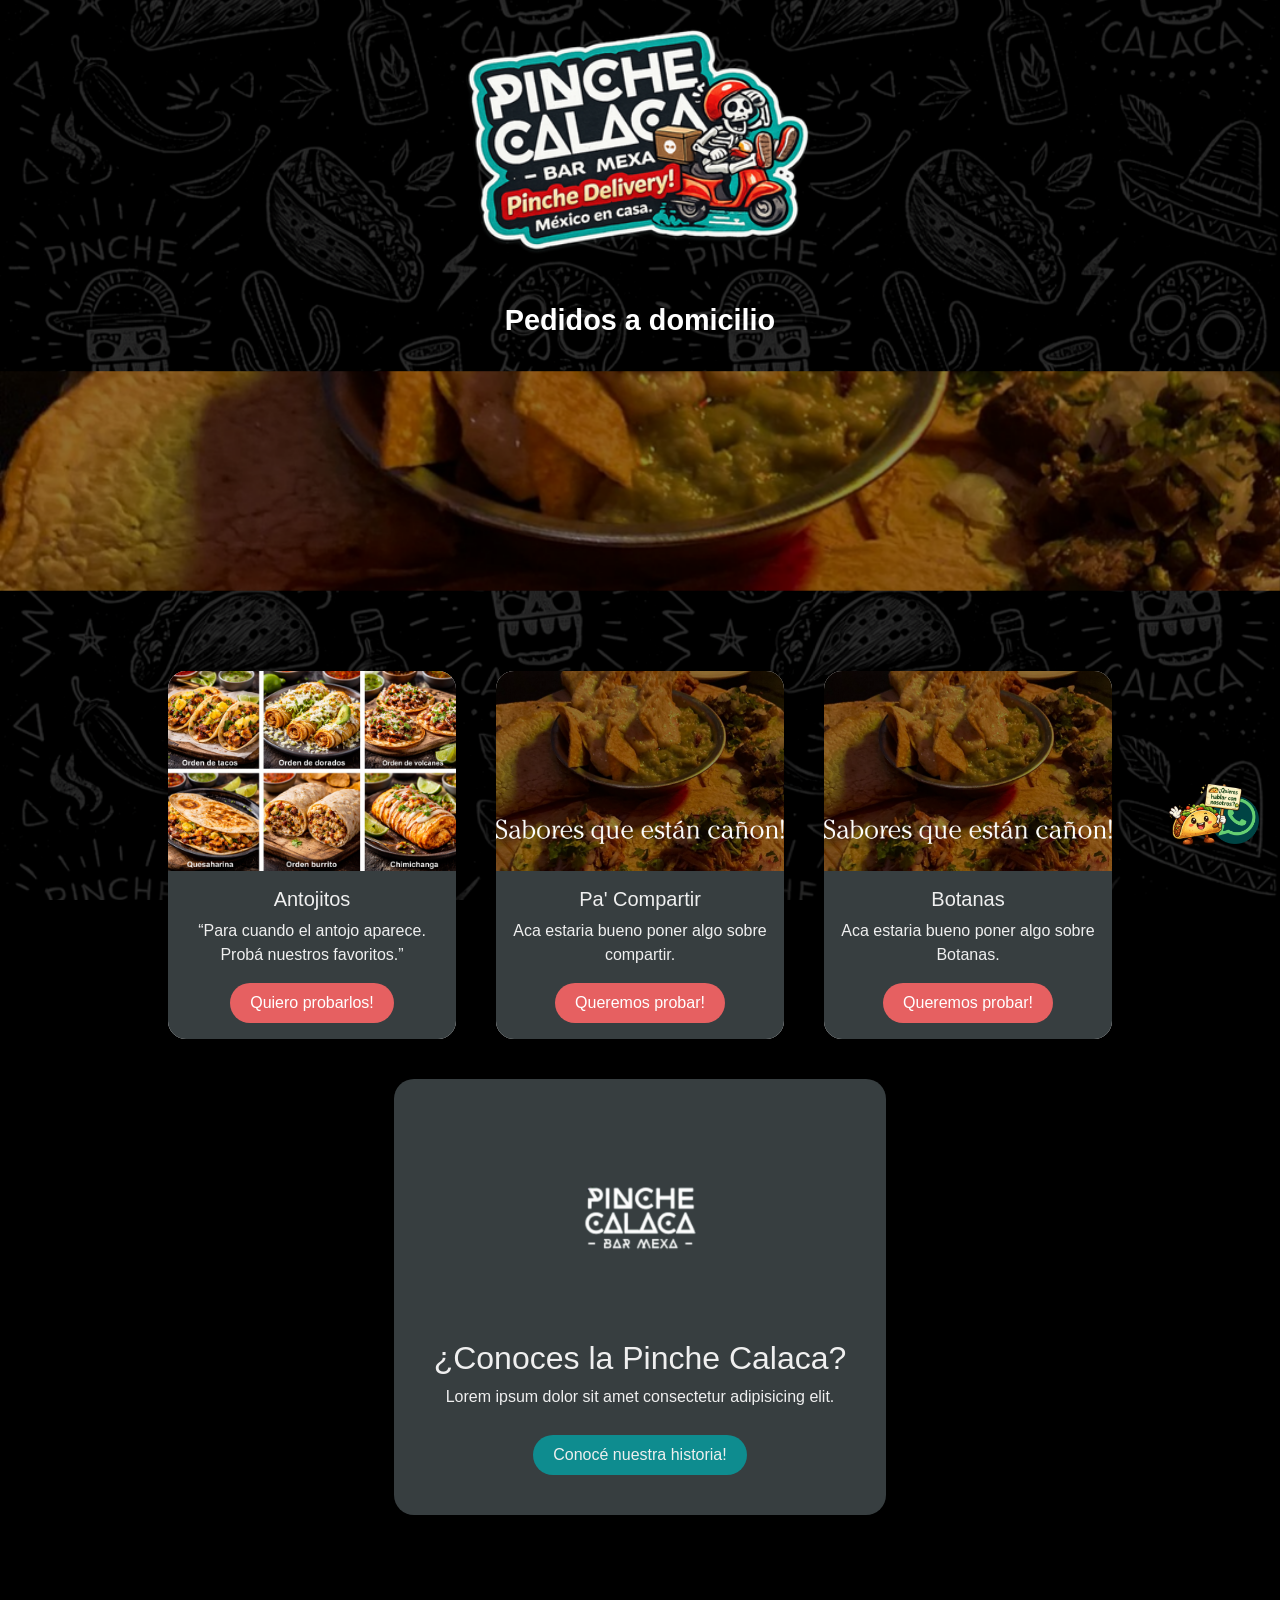
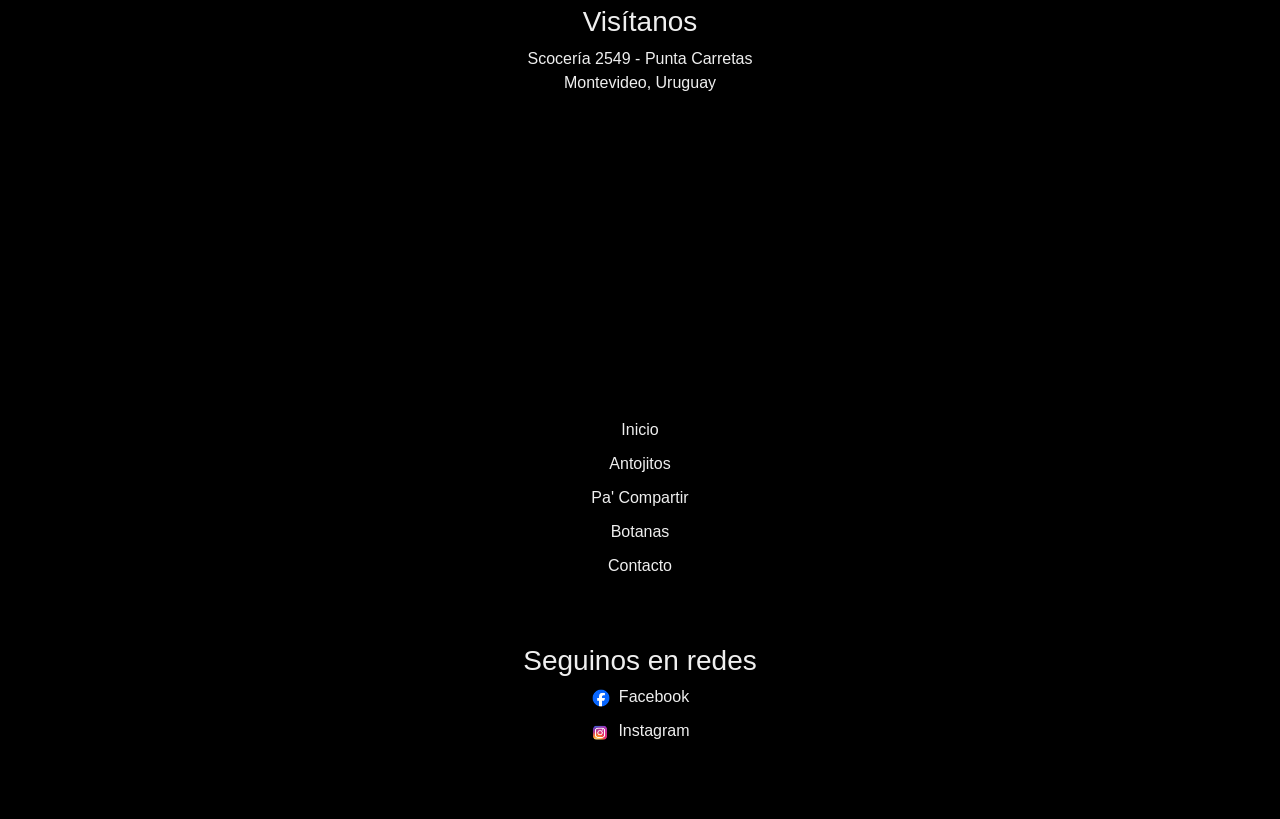
<file: index.html>
<!DOCTYPE html>
<html lang="es">


<head>
    <meta charset="UTF-8">
    <meta name="viewport" content="width=device-width, initial-scale=1.0">
    <title>Pinche Calaca</title>



    <!-- Boostrap -->
    <link href="https://cdn.jsdelivr.net/npm/bootstrap@5.3.8/dist/css/bootstrap.min.css" rel="stylesheet"
        integrity="sha384-sRIl4kxILFvY47J16cr9ZwB07vP4J8+LH7qKQnuqkuIAvNWLzeN8tE5YBujZqJLB" crossorigin="anonymous">

    <!-- Archivo CSS principal -->
    <link rel="stylesheet" href="./css/style.css">


    <!-- Incorporación de nuevos metas -->
    <meta name="description"
        content="Los verdaderos antojitos mexicanos en el corazón de Punta Carretas. Ven a conocer nuestro concepto: Tablitas mexas y tragos deliciosos.">
    <meta name="author" content="Gastón Jaureguiberry">

</head>

<body>

    <!-- ========== BLOQUE 1: HEADER (Encabezado general del sitio) ========== -->
    <header>

       <!-- Logo de la marca  -->
<div class="imagenlogo">
    <a href="./index.html">
        <img src="./img/indeximg//sticker.png" alt="frente del local.">
    </a>
</div>

        <!-- Título principal -->
        <div class="titulo">
            <h1>Pedidos a domicilio  </h1>
        </div>
  
    </header>


    <!-- ========== BLOQUE 2: MAIN (Contenido principal del sitio) ========== -->

    <main>

 <!-- ===== Slide promociones===== -->


<div id="carouselExampleSlidesOnly" class="carousel slide" data-bs-ride="carousel">
  <div class="carousel-inner">
    <div class="carousel-item active">
      <img src="./img/indeximg/publicidad1.png" class="d-block w-100" alt="Sabores que estan cañon, foto de plato">
    </div>
    <div class="carousel-item">
      <img src="./img/indeximg/publicidad2.png" class="d-block w-100" alt="foto de comida 2">
    </div>
    <div class="carousel-item">
      <img src="./img/indeximg/reseñasindex.png" class="d-block w-100" alt="reserñas de internet">
    </div>
  </div>
</div>

  <!-- ===== Categorías ===== -->

 <!-- Categoria  Antojitos-->

<div class="card" style="width: 18rem;">
  <img src="./img/indeximg/productos.png" class="card-img-top" alt="Foto de antojitos">
  <div class="card-body">
    <h5 class="card-title">Antojitos</h5>
    <p class="card-text">“Para cuando el antojo aparece. Probá nuestros favoritos.”</p>
    <a href="./pages/Antojitos.html" class="btn btn-primary">Quiero probarlos!</a>
  </div>
</div>

<!-- Categoria  Para compartir-->

<div class="card" style="width: 18rem;">
  <img src="./img/indeximg/publicidad1.png" class="card-img-top" alt="Foto de antojitos">
  <div class="card-body">
    <h5 class="card-title">Pa' Compartir</h5>
    <p class="card-text">Aca estaria bueno poner algo sobre compartir.</p>
    <a href="./pages/pacompartir.html" class="btn btn-primary">Queremos probar!</a>
  </div>
</div>


<!-- Categoria Botanas-->

<div class="card" style="width: 18rem;">
  <img src="./img/indeximg/publicidad1.png" class="card-img-top" alt="Foto de antojitos">
  <div class="card-body">
    <h5 class="card-title">Botanas</h5>
    <p class="card-text">Aca estaria bueno poner algo sobre Botanas.</p>
    <a href="#" class="btn btn-primary">Queremos probar!</a>
  </div>
</div>

        <!-- ===== Nosotros ===== -->
        <section class="nosotrosindex">

            <article class="nosotrosindex-card">

                <img src="./img/indeximg/logopinchecalaca.png" alt="Equipoo"
                    class="nosotrosindex-img">

                <div class="nosotrosindex-texto">
                    <h2>¿Conoces la Pinche Calaca?</h2>

                    <p>
                        Lorem ipsum dolor sit amet consectetur adipisicing elit.
                    </p>

                    <a href="" class="btn-nosotrosindex"> Conocé nuestra historia!
                    </a>
                </div>

            </article>

        </section>

    </main>

    <div class="whatsapp-button">

  <a href="https://wa.me/59891602323" target="_blank" class="wpbottom">
    <img class="taquito-wp" src="./img/indeximg/taquitowzzp.png" alt="taquito con cartel">
    <img class="logo-wp" src="./img/indeximg/botonwhatsapp.png" alt="Envíanos un whatsapp">
  </a>
</div>





    <!-- ========== BLOQUE 3: FOOTER (Pie de página) ========== -->
    <footer>

<!-- Columna Mapa -->
<div class="footer-col">
    <h3>Visítanos</h3>

    <p>
       Scocería 2549 -
        Punta Carretas<br>
        Montevideo, Uruguay
    </p>

    <div class="map-container">
        <iframe 
            src="https://www.google.com/maps/embed?pb=!1m18!1m12!1m3!1d3655.7409367934714!2d-56.15754108502165!3d-34.9151957923474!2m3!1f0!2f0!3f0!3m2!1i1024!2i768!4f13.1!3m3!1m2!1s0x959f8120acef0359%3A0xda7a8a4be35056c!2sPinche%20Calaca%20-%20Bar%20Mexa!5e0!3m2!1ses-419!2suy!4v1700000000000"
            width="100%" 
            height="250" 
            style="border:0;" 
            allowfullscreen="" 
            loading="lazy">
        </iframe>
    </div>
</div>

        <div class="footer-grid">

            <nav>
                    <ul class="footer-links">
                        <li><a href="./index.html">Inicio</a></li>
                        <li><a href="">Antojitos</a></li>
                        <li><a href="">Pa' Compartir</a></li>
                        <li><a href="">Botanas</a></li>
                        <li><a href="">Contacto</a></li>
                    </ul>
                </nav>
            </div>

           
            <!-- Columna 3 -->
            <div class="footer-col">
                <h3>Seguinos en redes</h3>
                <ul class="footer-redes">
                    <li>
                        <a href="https://www.facebook.com/profile.php?id=61553019093121" target="_blank">

                            
                            <img src="./img/indeximg/facebooktransparente.png" alt="Siguenos en facebook">Facebook
                        </a>
                    </li>
                    <li>
                        <a href="https://www.instagram.com/pinchecalaca.uy/?hl=es-la" target="_blank">
                            <img src="./img/indeximg/instagramtransparente.png" alt="Siguenos en instagram">Instagram
                        </a>
                    </li>
                </ul>
            </div>

        </div>

    </footer>

    <script src="https://cdn.jsdelivr.net/npm/bootstrap@5.3.8/dist/js/bootstrap.bundle.min.js"
        integrity="sha384-FKyoEForCGlyvwx9Hj09JcYn3nv7wiPVlz7YYwJrWVcXK/BmnVDxM+D2scQbITxI"
        crossorigin="anonymous"></script>
</body>

</html>
</file>
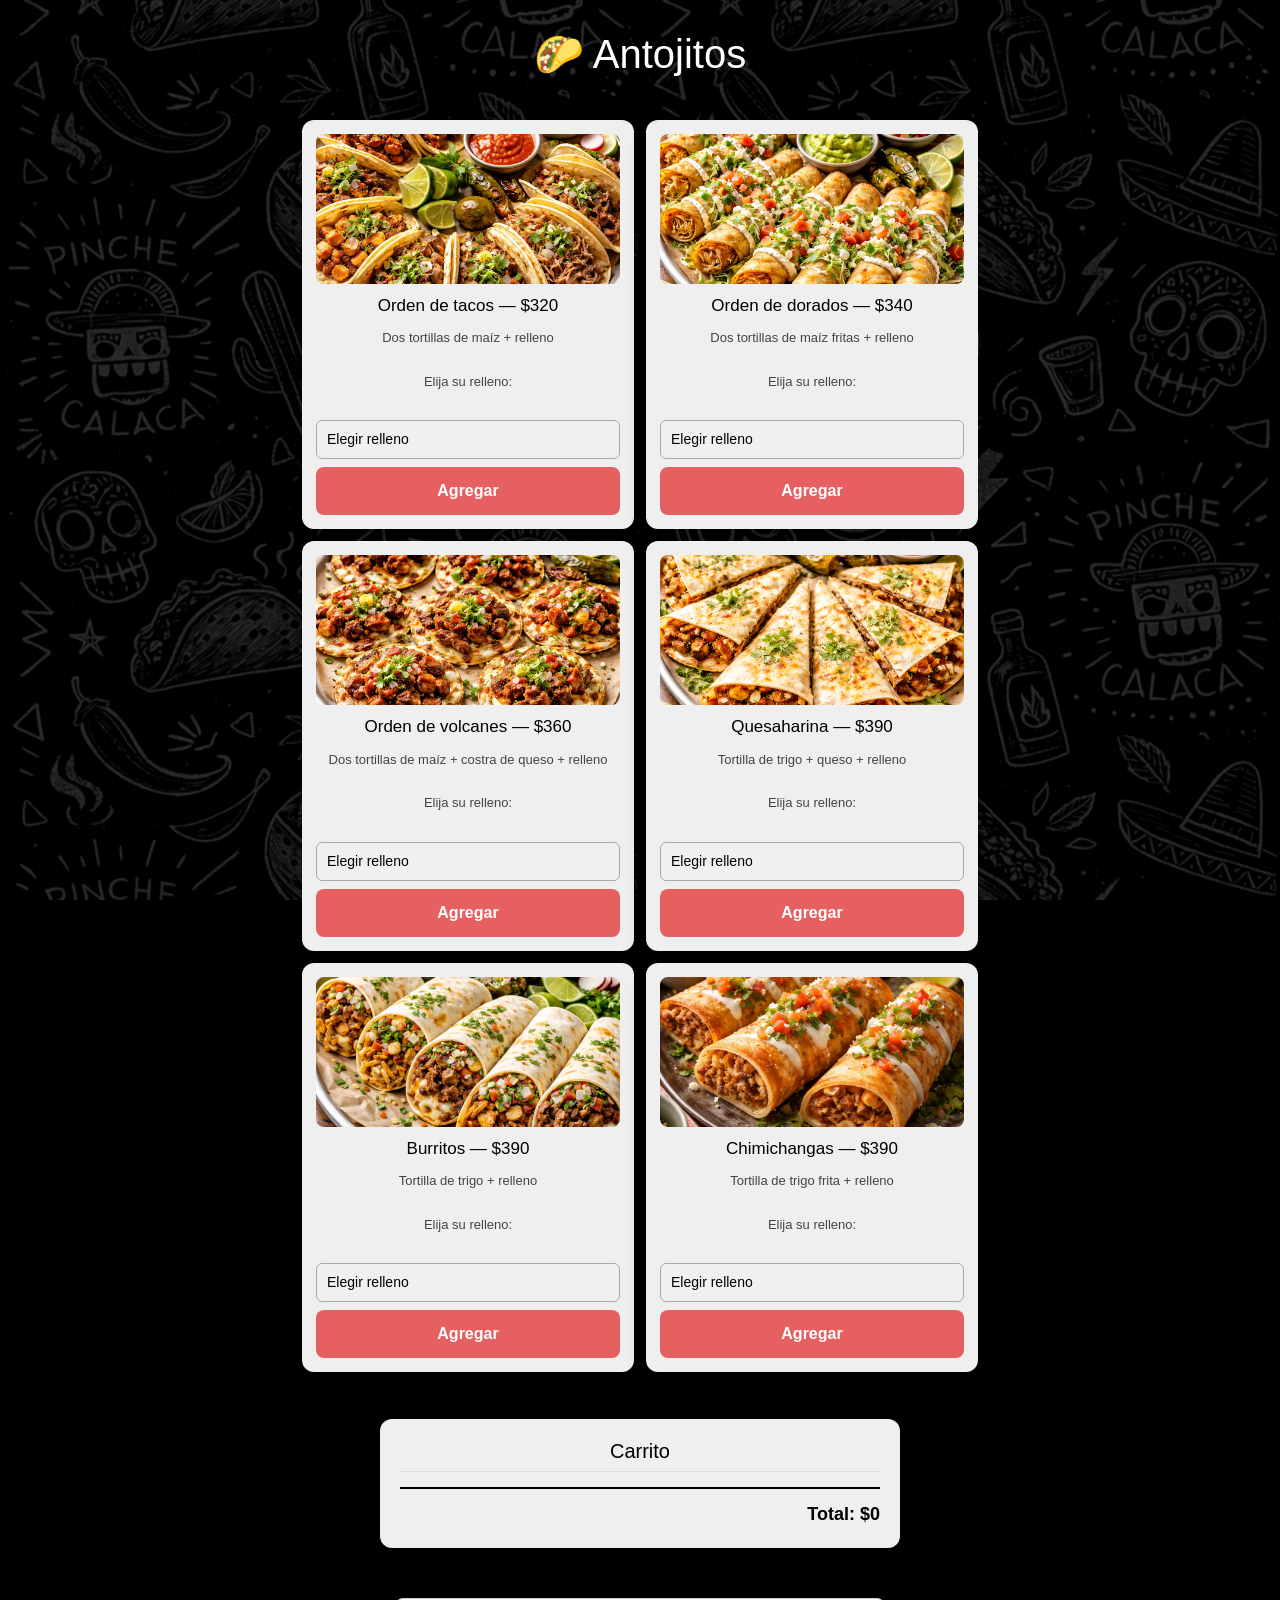
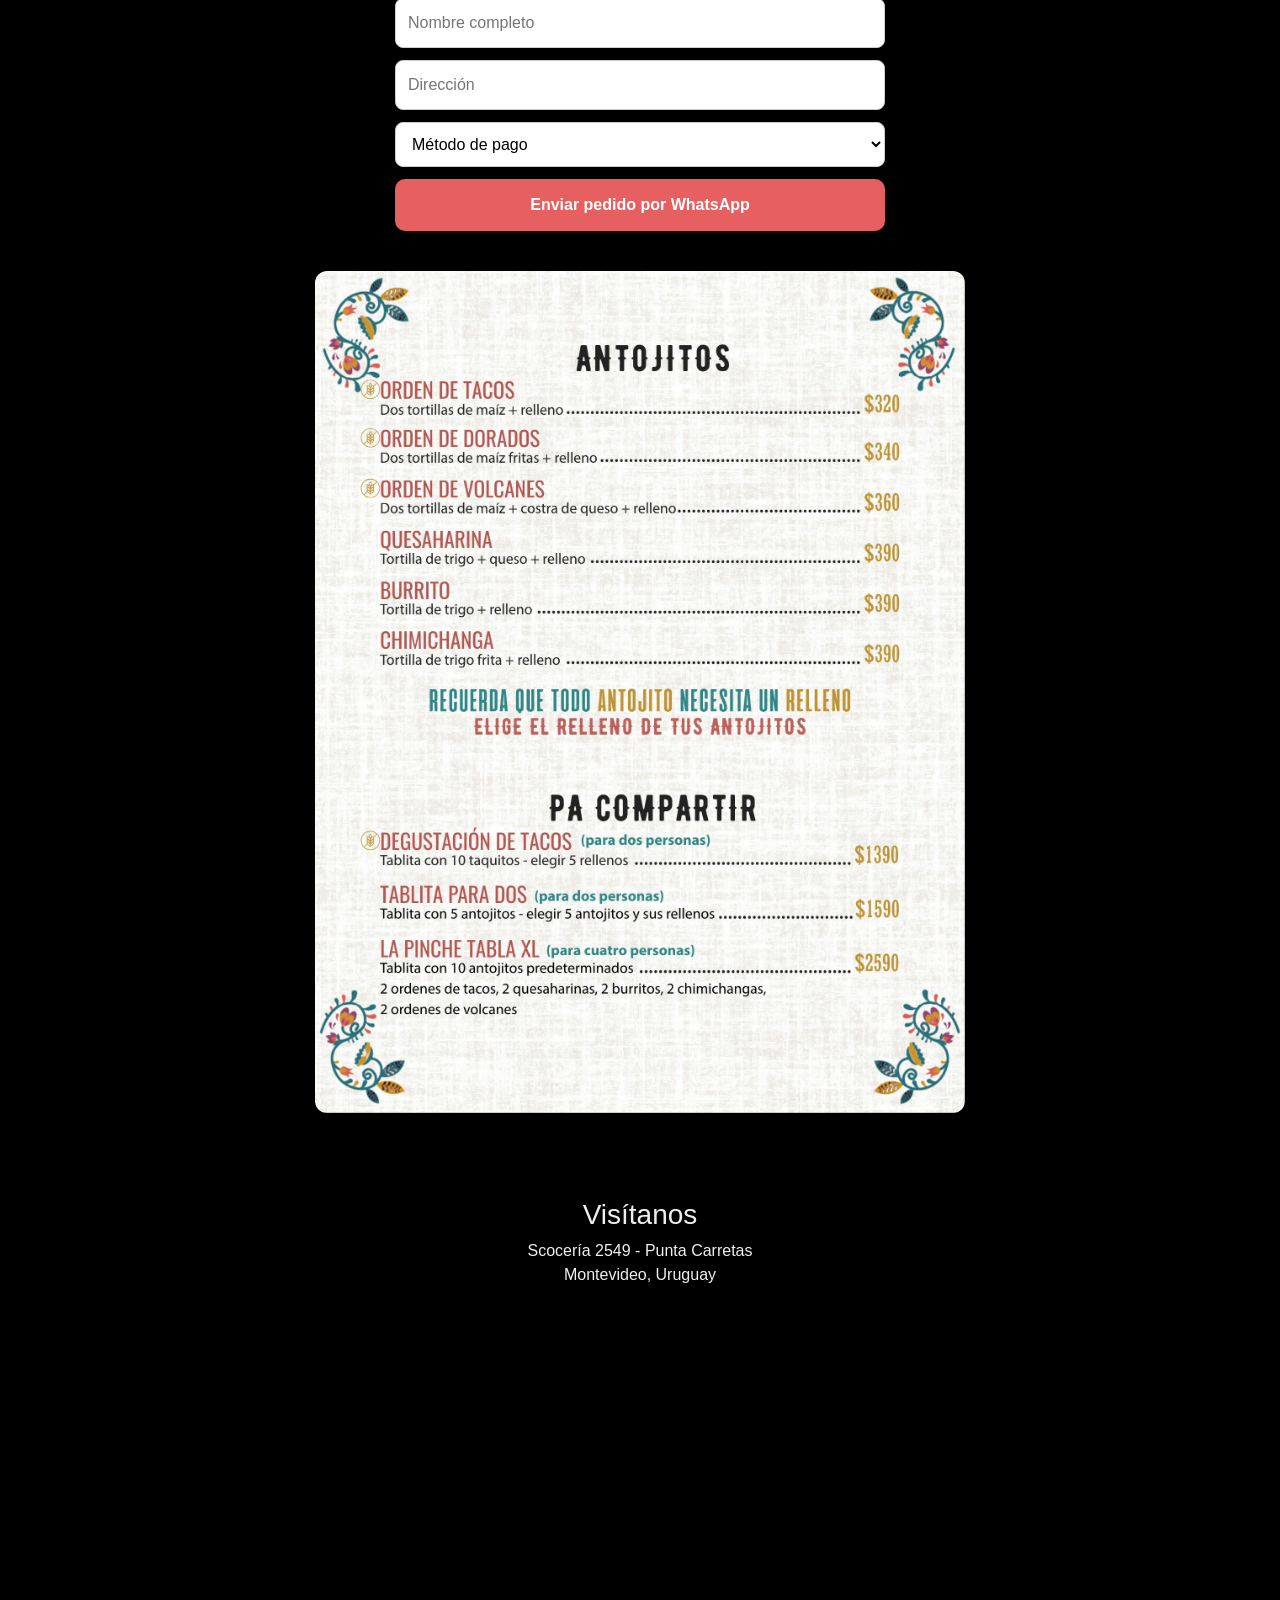
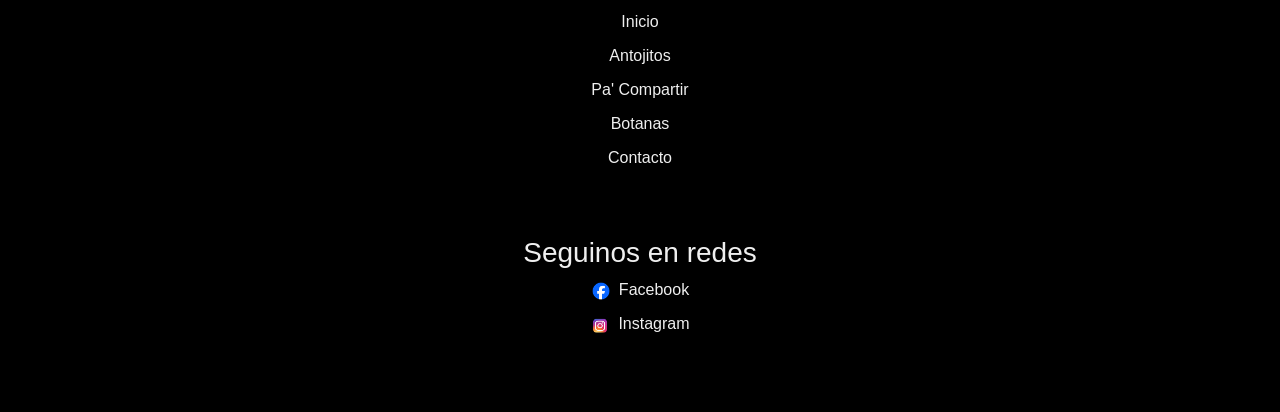
<file: pages/Antojitos.html>
<!DOCTYPE html>
<html lang="es">

<head>

<meta charset="UTF-8">
<meta name="viewport" content="width=device-width, initial-scale=1.0">
<title>Antojitos — Pedido</title>

<link href="https://cdn.jsdelivr.net/npm/bootstrap@5.3.8/dist/css/bootstrap.min.css" rel="stylesheet">
<link rel="stylesheet" href="../css/style.css">

</head>



<body>

<h1>🌮 Antojitos</h1>


<div id="productos-container"></div>

<div class="carrito">
    <h2>Carrito</h2>
    <div id="carrito-items"></div>
    <div id="total">Total: $0</div>
</div>

<form id="formulario">
    <input type="text" id="nombre" placeholder="Nombre completo" required>
    <input type="text" id="direccion" placeholder="Dirección" required>
    <select id="pago" required>
        <option value="">Método de pago</option>
        <option value="Efectivo">Efectivo</option>
        <option value="Transferencia">Transferencia</option>
    </select>
    <button type="submit">Enviar pedido por WhatsApp</button>
</form>

<!-- ========== Carrousel de menu========== -->

<div id="carouselExample" class="carousel slide" data-bs-ride="carousel">

  <div class="carousel-inner">

    <div class="carousel-item active">
      <img src="../img/cartacalaca/antojitos.jpeg" class="d-block w-100" alt="menu antojitos">
    </div>

    <div class="carousel-item">
      <img src="../img/cartacalaca/botanas.jpeg" class="d-block w-100" alt="menu botanas">
    </div>

    <div class="carousel-item">
      <img src="../img/cartacalaca/rellenos.jpeg" class="d-block w-100" alt="menu rellenos">
    </div>

    <div class="carousel-item">
      <img src="../img/cartacalaca/bebidas.jpeg" class="d-block w-100" alt="menu bebidas">
    </div>

  </div>

  <button class="carousel-control-prev" type="button" data-bs-target="#carouselExample" data-bs-slide="prev">
    <span class="carousel-control-prev-icon"></span>
  </button>

  <button class="carousel-control-next" type="button" data-bs-target="#carouselExample" data-bs-slide="next">
    <span class="carousel-control-next-icon"></span>
  </button>

</div>

<!-- ========== BLOQUE 3: FOOTER (Pie de página) ========== -->
    <footer>

<!-- Columna Mapa -->
<div class="footer-col">
    <h3>Visítanos</h3>

    <p>
       Scocería 2549 -
        Punta Carretas<br>
        Montevideo, Uruguay
    </p>

    <div class="map-container">
        <iframe 
            src="https://www.google.com/maps/embed?pb=!1m18!1m12!1m3!1d3655.7409367934714!2d-56.15754108502165!3d-34.9151957923474!2m3!1f0!2f0!3f0!3m2!1i1024!2i768!4f13.1!3m3!1m2!1s0x959f8120acef0359%3A0xda7a8a4be35056c!2sPinche%20Calaca%20-%20Bar%20Mexa!5e0!3m2!1ses-419!2suy!4v1700000000000"
            width="100%" 
            height="250" 
            style="border:0;" 
            allowfullscreen="" 
            loading="lazy">
        </iframe>
    </div>
</div>

        <div class="footer-grid">

            <nav>
                    <ul class="footer-links">
                        <li><a href="./index.html">Inicio</a></li>
                        <li><a href="../pages/antojitos.html">Antojitos</a></li>
                        <li><a href="../pages/pacompartir.html">Pa' Compartir</a></li>
                        <li><a href="">Botanas</a></li>
                        <li><a href="">Contacto</a></li>
                    </ul>
                </nav>
            </div>

           
            <!-- Columna 3 -->
            <div class="footer-col">
                <h3>Seguinos en redes</h3>
                <ul class="footer-redes">
                    <li>
                        <a href="https://www.facebook.com/profile.php?id=61553019093121" target="_blank">

                            
                            <img src="../img/indeximg/facebooktransparente.png" alt="Siguenos en facebook">Facebook
                        </a>
                    </li>
                    <li>
                        <a href="https://www.instagram.com/pinchecalaca.uy/?hl=es-la" target="_blank">
                            <img src="../img/indeximg/instagramtransparente.png" alt="Siguenos en instagram">Instagram
                        </a>
                    </li>
                </ul>
            </div>

        </div>

    </footer>







<script src="https://cdn.jsdelivr.net/npm/bootstrap@5.3.2/dist/js/bootstrap.bundle.min.js"></script>

<script src="../javascript/antojitos.js" defer></script>

</body>
</html>
</file>
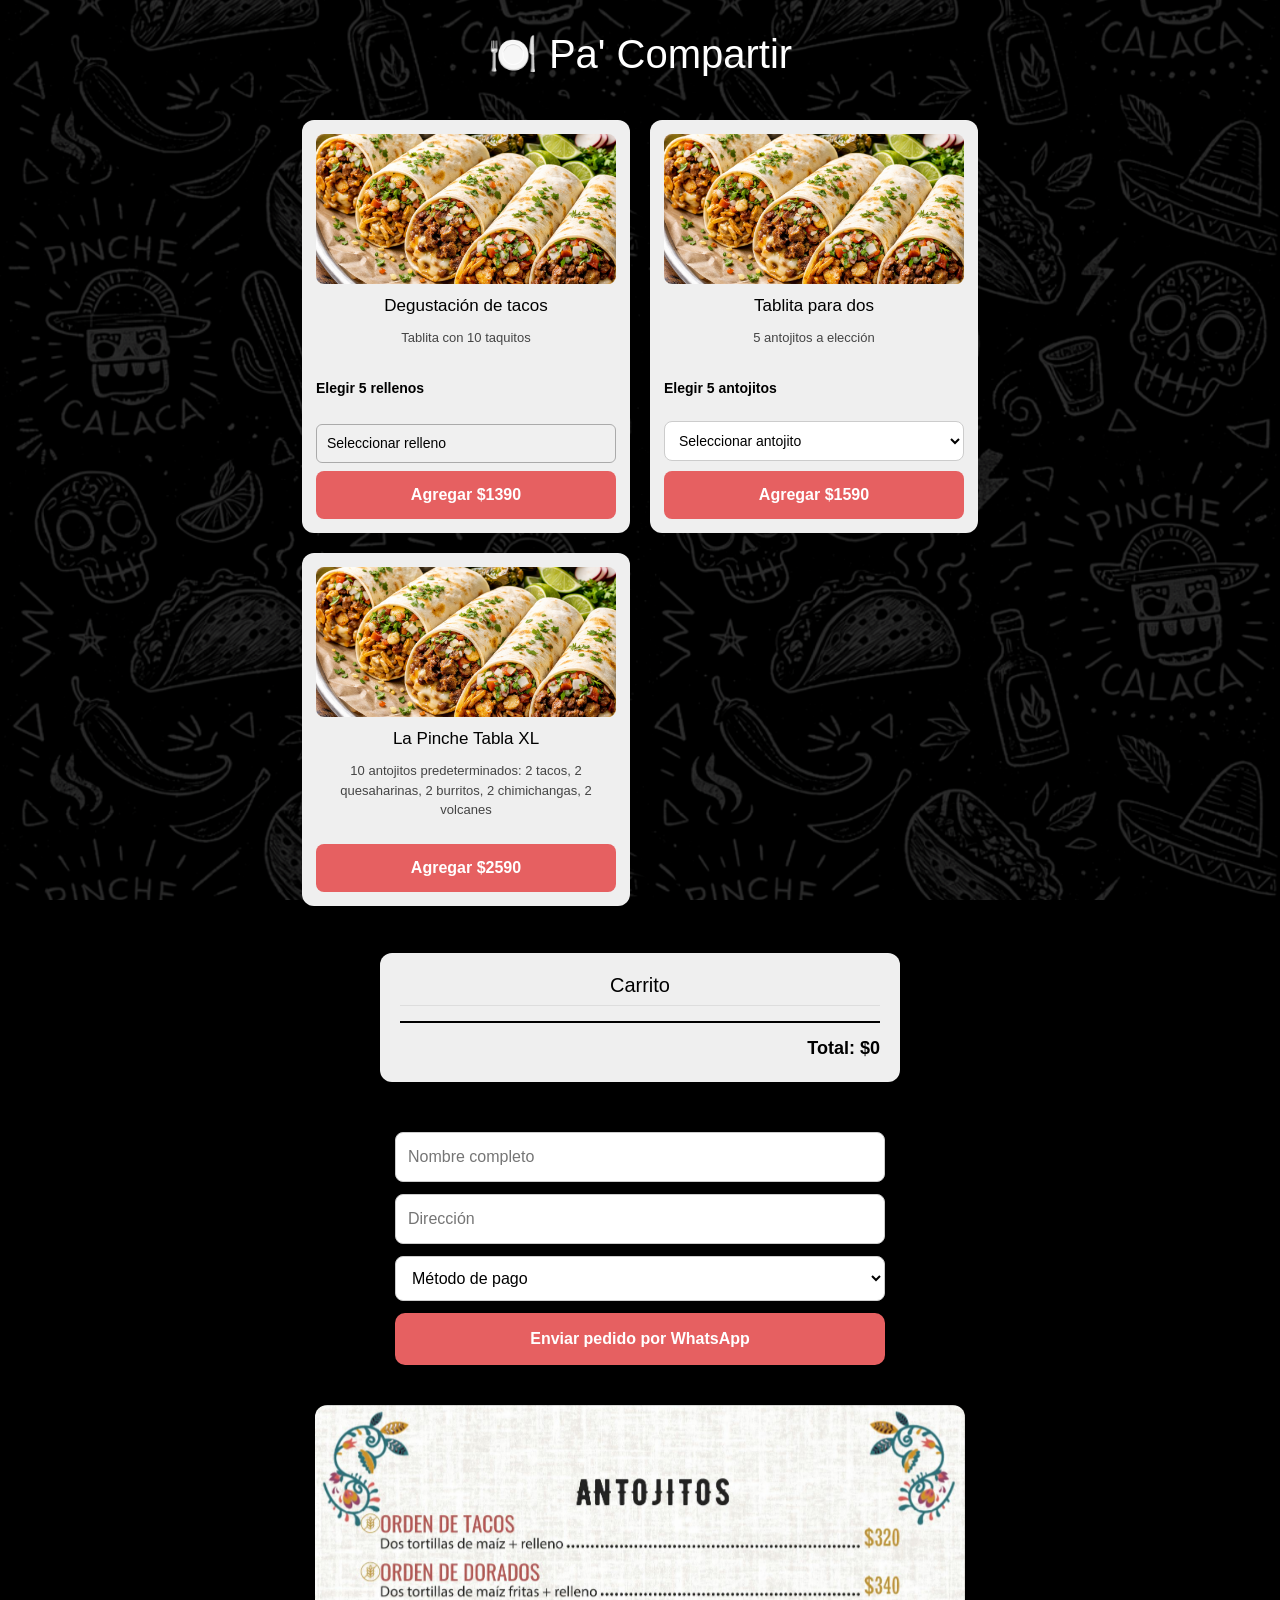
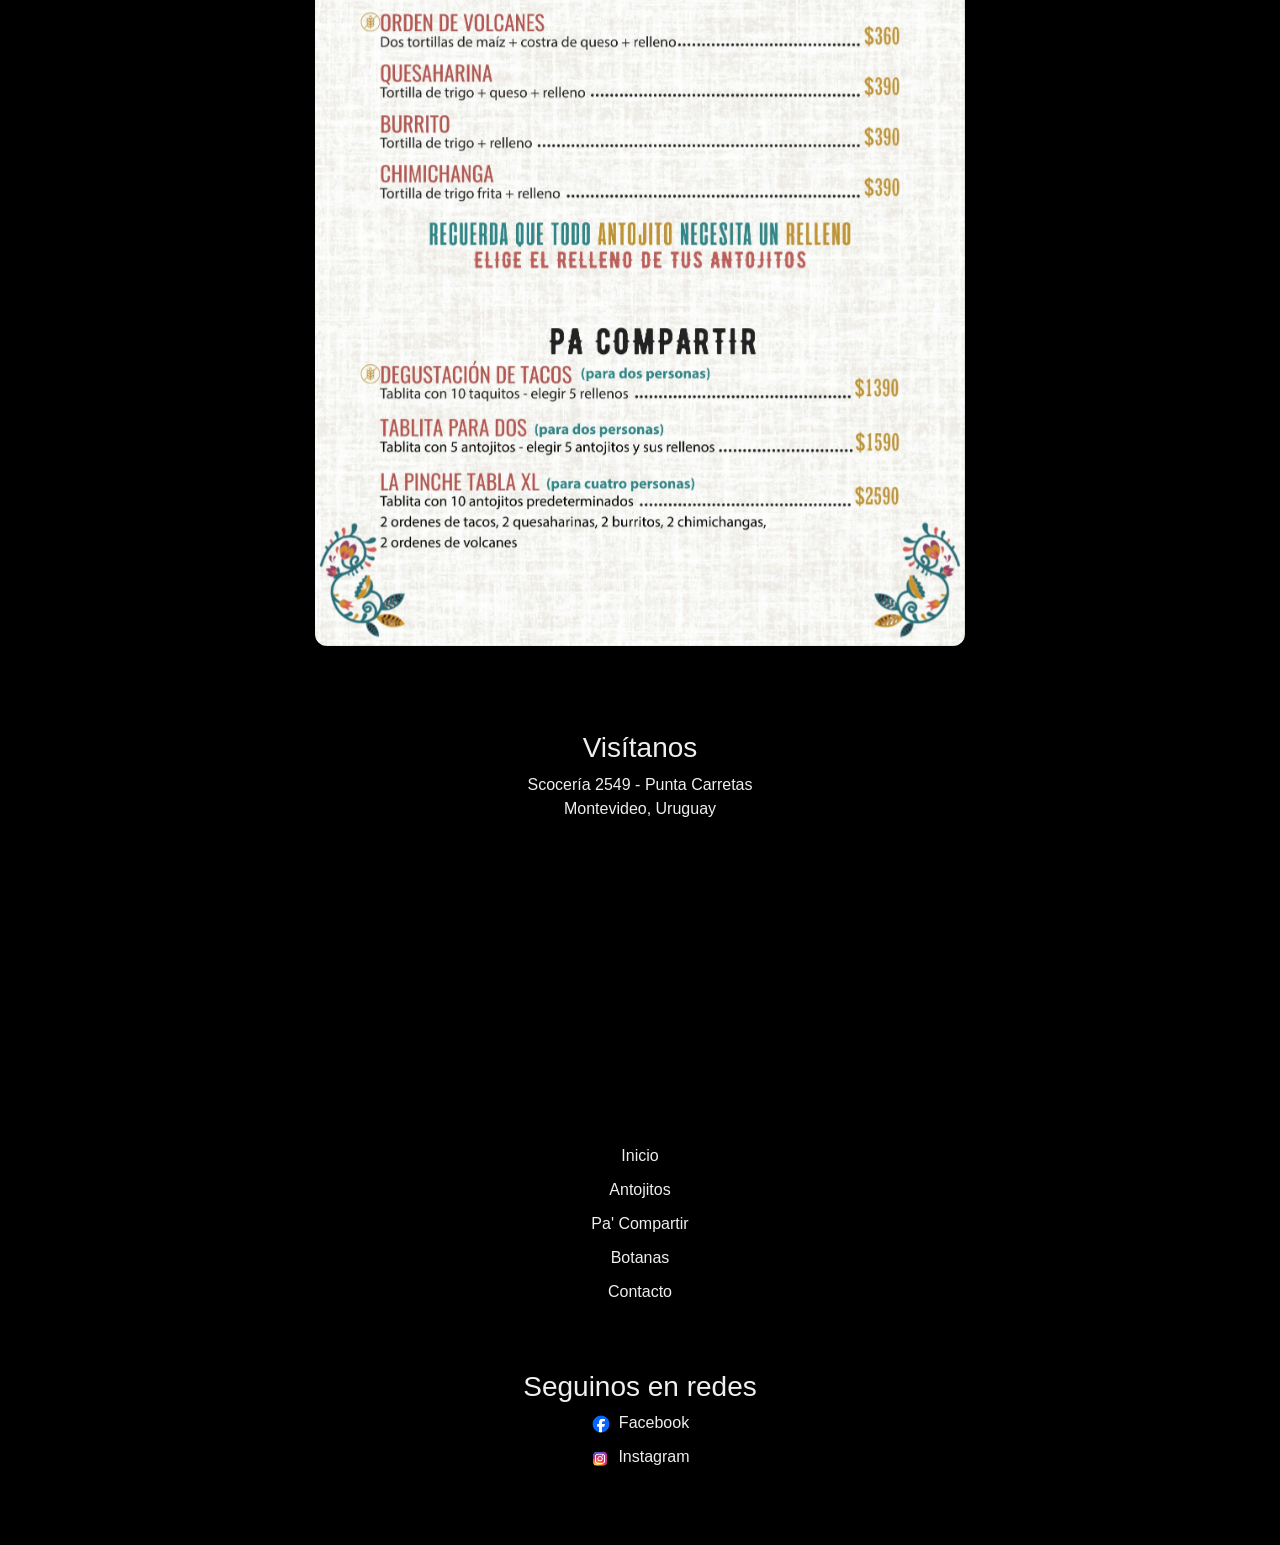
<file: pages/pacompartir.html>
<!DOCTYPE html>
<html lang="es">

<head>

<meta charset="UTF-8">
<meta name="viewport" content="width=device-width, initial-scale=1.0">

<title>Pa Compartir — Pedido</title>

<link href="https://cdn.jsdelivr.net/npm/bootstrap@5.3.2/dist/css/bootstrap.min.css" rel="stylesheet">

<link rel="stylesheet" href="../css/style.css">

</head>


<body>

<h1>🍽️ Pa' Compartir</h1>

<div id="productos-compartir"></div>

<div class="carrito">
<h2>Carrito</h2>
<div id="carrito-items"></div>
<div id="total">Total: $0</div>
</div>

<form id="formulario">

<input type="text" id="nombre" placeholder="Nombre completo" required>

<input type="text" id="direccion" placeholder="Dirección" required>

<select id="pago" required>
<option value="">Método de pago</option>
<option value="Efectivo">Efectivo</option>
<option value="Transferencia">Transferencia</option>
</select>

<button type="submit">Enviar pedido por WhatsApp</button>

</form>

<!-- ========== Carrousel de menu========== -->

<div id="carouselExample" class="carousel slide" data-bs-ride="carousel">

  <div class="carousel-inner">

    <div class="carousel-item active">
      <img src="../img/cartacalaca/antojitos.jpeg" class="d-block w-100" alt="menu antojitos">
    </div>

    <div class="carousel-item">
      <img src="../img/cartacalaca/botanas.jpeg" class="d-block w-100" alt="menu botanas">
    </div>

    <div class="carousel-item">
      <img src="../img/cartacalaca/rellenos.jpeg" class="d-block w-100" alt="menu rellenos">
    </div>

    <div class="carousel-item">
      <img src="../img/cartacalaca/bebidas.jpeg" class="d-block w-100" alt="menu bebidas">
    </div>

  </div>

  <button class="carousel-control-prev" type="button" data-bs-target="#carouselExample" data-bs-slide="prev">
    <span class="carousel-control-prev-icon"></span>
  </button>

  <button class="carousel-control-next" type="button" data-bs-target="#carouselExample" data-bs-slide="next">
    <span class="carousel-control-next-icon"></span>
  </button>

</div>

<!-- ========== BLOQUE 3: FOOTER (Pie de página) ========== -->
    <footer>

<!-- Columna Mapa -->
<div class="footer-col">
    <h3>Visítanos</h3>

    <p>
       Scocería 2549 -
        Punta Carretas<br>
        Montevideo, Uruguay
    </p>

    <div class="map-container">
        <iframe 
            src="https://www.google.com/maps/embed?pb=!1m18!1m12!1m3!1d3655.7409367934714!2d-56.15754108502165!3d-34.9151957923474!2m3!1f0!2f0!3f0!3m2!1i1024!2i768!4f13.1!3m3!1m2!1s0x959f8120acef0359%3A0xda7a8a4be35056c!2sPinche%20Calaca%20-%20Bar%20Mexa!5e0!3m2!1ses-419!2suy!4v1700000000000"
            width="100%" 
            height="250" 
            style="border:0;" 
            allowfullscreen="" 
            loading="lazy">
        </iframe>
    </div>
</div>

        <div class="footer-grid">

            <nav>
                    <ul class="footer-links">
                        <li><a href="./index.html">Inicio</a></li>
                        <li><a href="">Antojitos</a></li>
                        <li><a href="">Pa' Compartir</a></li>
                        <li><a href="">Botanas</a></li>
                        <li><a href="">Contacto</a></li>
                    </ul>
                </nav>
            </div>

           
            <!-- Columna 3 -->
            <div class="footer-col">
                <h3>Seguinos en redes</h3>
                <ul class="footer-redes">
                    <li>
                        <a href="https://www.facebook.com/profile.php?id=61553019093121" target="_blank">

                            
                            <img src="../img/indeximg/facebooktransparente.png" alt="Siguenos en facebook">Facebook
                        </a>
                    </li>
                    <li>
                        <a href="https://www.instagram.com/pinchecalaca.uy/?hl=es-la" target="_blank">
                            <img src="../img/indeximg/instagramtransparente.png" alt="Siguenos en instagram">Instagram
                        </a>
                    </li>
                </ul>
            </div>

        </div>

    </footer>




<script src="../javascript/pacompartir.js" defer></script>

</body>
</html>
</file>
<file: css/style.css>
@charset "UTF-8";
/*
v.$color-griscalaca;
v.$color-blanco;
v.$color-rojo;
v.$color-cyan;

*/
* {
  margin: 0;
  padding: 0;
  box-sizing: border-box;
}

/* ===== HEADER ===== */
header {
  padding: 10px 10px;
  display: flex;
  flex-direction: column;
  align-items: center;
  justify-content: center;
  text-align: center;
  background-size: cover;
  background-position: center;
  background-repeat: no-repeat;
}

.imagenlogo img {
  width: 350px;
  margin-bottom: 15px;
  margin-top: 15px;
}

.titulo h1 {
  font-size: 1.8rem;
  font-weight: 600;
  margin-bottom: 3px;
}

body {
  margin: 0;
  padding: 0;
  font-family: "Segoe UI", sans-serif;
  color: #EFEFEF;
  min-height: 100vh;
  background-color: #000;
  position: relative;
  overflow-x: hidden;
}

body::before {
  content: "";
  position: fixed;
  top: 0;
  left: 0;
  width: 100vw;
  height: 100vh;
  background-image: url("../img/indeximg/fondomosaico.png");
  background-repeat: no-repeat;
  background-size: cover;
  background-position: center center;
  z-index: -1;
}

/* ===== MAIN GENERAL ===== */
main {
  padding: 20px 20px;
  display: flex;
  flex-direction: column;
  align-items: center;
}

/* ===== FOOTER ===== */
footer {
  color: #EFEFEF;
  padding: 60px 20px;
  margin-top: 10px;
  text-align: center;
}

.footer-grid {
  display: flex;
  flex-direction: column;
  align-items: center;
  gap: 40px;
  padding: 50px;
}

.footer-links,
.footer-redes {
  list-style: none;
  padding: 0;
}

.footer-links li,
.footer-redes li {
  margin-bottom: 10px;
}

.footer-links a,
.footer-redes a {
  color: #EFEFEF;
  text-decoration: none;
  transition: 0.3s;
}

.footer-links a:hover,
.footer-redes a:hover {
  color: #E66061;
}

.footer-redes img {
  width: 20px;
  margin-right: 8px;
  vertical-align: middle;
}

/* ===== RESPONSIVE ===== */
@media (max-width: 768px) {
  .carousel img {
    height: 300px;
  }
  .taquito-wp {
    width: 85px;
  }
}
/* ===== BOTÓN FLOTANTE WHATSAPP ===== */
.whatsapp-button {
  position: fixed;
  bottom: 20px;
  right: 5px;
  z-index: 1000;
}

.wpbottom {
  position: relative;
}
.wpbottom:hover img {
  filter: drop-shadow(0 0 8px #0e8c8f) drop-shadow(0 0 16px #0e8c8f);
}

.wpbottom {
  display: flex;
  align-items: center;
  gap: 1px;
}

/* taquito */
.taquito-wp {
  width: 80px;
  height: auto;
  animation: plantita-viva 5s ease-in-out infinite;
  transform-origin: center bottom;
  margin-right: -50px;
  z-index: 9999;
}

/* Botón WhatsApp */
.logo-wp {
  width: 80px;
  height: 80px;
  border-radius: 50%;
}

/* ===== CARDS CATEGORÍAS ===== */
.card {
  margin: 20px;
  border: none;
  border-radius: 18px;
  overflow: hidden;
  transition: 0.3s ease;
  box-shadow: 0 10px 25px black;
  width: 18rem;
  text-align: center;
}

.card:hover {
  transform: translateY(-8px);
  box-shadow: 0 15px 35px #0e8c8f;
}

.card-img-top {
  height: 200px;
  object-fit: cover;
}

.card-body {
  background-color: #373E40;
  color: #EFEFEF;
}

.btn-primary {
  background-color: #E66061;
  border: none;
  border-radius: 25px;
  padding: 8px 20px;
  transition: 0.3s ease;
}

.btn-primary:hover {
  background-color: #0e8c8f;
}

/* ===== ORGANIZAR CARDS EN FILA AUTOMÁTICA ===== */
@media (min-width: 768px) {
  main {
    flex-direction: row;
    flex-wrap: wrap;
    justify-content: center;
  }
}
/* ===== NOSOTROS ===== */
.nosotrosindex {
  margin-top: 20px;
  display: flex;
  justify-content: center;
  width: 100%;
}

.nosotrosindex-card {
  background-color: #373E40;
  border-radius: 20px;
  padding: 40px;
  max-width: 900px;
  display: flex;
  flex-direction: column;
  align-items: center;
  gap: 20px;
  box-shadow: 0 15px 40px black;
  text-align: center;
}

.nosotrosindex-img {
  width: 200px;
}

.btn-nosotrosindex {
  display: inline-block;
  margin-top: 10px;
  padding: 8px 20px;
  background: #0e8c8f;
  color: #EFEFEF;
  text-decoration: none;
  border-radius: 20px;
  transition: 0.3s ease;
}

.btn-nosotrosindex:hover {
  background: #0e8c8f;
}

.nosotrosindex-texto {
  color: #EFEFEF;
}

.carousel {
  width: 100vw;
  margin-left: calc(-50vw + 50%);
  margin-right: calc(-50vw + 50%);
  margin-bottom: 60px;
}

/* No forzamos proporción aquí */
.carousel-item {
  height: auto;
}

/* La imagen manda */
.carousel-item img {
  width: 100%;
  height: auto;
  display: block;
}

/* sass/paginas/antojitos.scss */
/* Título principal */
h1 {
  text-align: center;
  margin: 25px 0;
  color: white;
}

/* =========================
   PRODUCTOS
   ========================= */
#productos-container {
  display: grid;
  grid-template-columns: 1fr;
  gap: 12px;
  padding: 12px;
  max-width: 700px;
  margin: auto;
}

/* Cada producto */
.producto {
  background-color: #EFEFEF;
  color: #000;
  border-radius: 12px;
  padding: 12px;
  display: flex;
  flex-direction: column;
  gap: 6px;
  box-shadow: 0 6px 15px rgba(0, 0, 0, 0.25);
  transition: transform 0.2s ease;
  position: relative;
  overflow: visible;
}

.producto:hover {
  transform: translateY(-3px);
}

.producto-img {
  width: 100%;
  height: 120px;
  object-fit: cover;
  border-radius: 8px;
}

.producto h3 {
  margin: 4px 0;
  font-size: 16px;
  text-align: center;
}

.producto p {
  font-size: 13px;
  text-align: center;
}

/* =========================
   BOTONES
   ========================= */
.producto button {
  background-color: #E66061;
  color: #fff;
  border-radius: 8px;
  border: none;
  padding: 10px;
  cursor: pointer;
  font-weight: bold;
  margin-top: auto;
}

.producto button:hover {
  background-color: darkred;
}

/* =========================
   CUSTOM SELECT RELLENOS
   ========================= */
.custom-select {
  position: relative;
  width: 100%;
  margin-top: 5px;
  z-index: 5;
}

.select-selected {
  background-color: #f0f0f0;
  padding: 8px 10px;
  border: 1px solid #aaa;
  cursor: pointer;
  border-radius: 6px;
  font-size: 14px;
}

.select-items {
  position: absolute;
  top: calc(100% + 4px);
  left: 0;
  background-color: #fff;
  border: 1px solid #373E40;
  width: 100%;
  max-height: 220px;
  overflow-y: auto;
  display: none;
  z-index: 9999;
  border-radius: 8px;
  box-shadow: 0 12px 25px rgba(0, 0, 0, 0.3);
}

.select-items div {
  padding: 8px 10px;
  cursor: pointer;
}

.select-items div:hover {
  background-color: #f1f1f1;
}

.select-items div .nombre {
  font-weight: bold;
}

.select-items div .descripcion {
  font-size: 0.75em;
  color: #373E40;
  margin-top: 2px;
}

/* =========================
   CARRITO
   ========================= */
.carrito {
  margin: 30px auto;
  background-color: #EFEFEF;
  color: #000;
  padding: 20px;
  border-radius: 12px;
  max-width: 520px;
  box-shadow: 0 10px 25px rgba(0, 0, 0, 0.25);
}

.carrito h2 {
  margin-top: 0;
  margin-bottom: 15px;
  text-align: center;
  font-size: 20px;
  border-bottom: 1px solid #ddd;
  padding-bottom: 10px;
}

/* Cada item del carrito */
.carrito-item {
  display: grid;
  grid-template-columns: 1fr auto;
  gap: 10px;
  align-items: center;
  padding: 10px 0;
  border-bottom: 1px dashed #ddd;
}

.carrito-item:last-child {
  border-bottom: none;
}

.carrito-item span:first-child {
  font-size: 14px;
  line-height: 1.3;
}

/* Controles y precio */
.carrito-item span:last-child {
  display: flex;
  align-items: center;
  gap: 6px;
  font-weight: bold;
}

/* Botones + y - */
.cantidad-btn {
  background-color: #E66061;
  color: #fff;
  border-radius: 50%;
  width: 30px;
  height: 30px;
  font-size: 16px;
  display: flex;
  align-items: center;
  justify-content: center;
}

.cantidad-btn:hover {
  background-color: #E66061;
}

/* TOTAL */
#total {
  margin-top: 15px;
  padding-top: 15px;
  border-top: 2px solid #000;
  text-align: right;
  font-size: 18px;
  font-weight: bold;
}

/* =========================
   FORMULARIO
   ========================= */
form#formulario {
  max-width: 520px;
  margin: 20px auto;
  padding: 15px;
  display: flex;
  flex-direction: column;
  gap: 12px;
}

form#formulario input,
form#formulario select {
  padding: 12px;
  border-radius: 8px;
  border: 1px solid #ccc;
  font-size: 16px;
}

form#formulario button {
  border: none;
  background-color: #E66061;
  color: #fff;
  font-weight: bold;
  padding: 14px;
  border-radius: 10px;
  font-size: 16px;
}

form#formulario button:hover {
  background-color: darkred;
}

/* =========================
   CAROUSEL MENU
   ========================= */
/* =========================
   CAROUSEL MENU
========================= */
#carouselExample {
  width: 100%;
  max-width: 100%;
  margin: 30px 0;
  border-radius: 0;
  overflow: hidden;
  box-shadow: none;
}

/* cada slide */
#carouselExample .carousel-item {
  width: 100%;
}

/* imagen */
#carouselExample .carousel-item img {
  width: 100%;
  height: auto;
  display: block;
}

/* =========================
   RESPONSIVE
   ========================= */
@media (min-width: 700px) {
  #productos-container {
    grid-template-columns: repeat(2, 1fr);
  }
}
@media (max-width: 420px) {
  h1 {
    font-size: 22px;
  }
  .producto-img {
    height: 110px;
  }
}
/* =========================
   TITULO
========================= */
h1 {
  text-align: center;
  margin: 30px 0;
  color: white;
}

/* =========================
   GRID PRODUCTOS
========================= */
#productos-compartir {
  display: grid;
  grid-template-columns: 1fr;
  gap: 20px;
  padding: 12px;
  max-width: 700px;
  margin: auto;
}

/* =========================
   TARJETA PRODUCTO
========================= */
.producto {
  background: #EFEFEF;
  color: #000;
  border-radius: 12px;
  padding: 14px;
  display: flex;
  flex-direction: column;
  gap: 8px;
  box-shadow: 0 8px 18px rgba(0, 0, 0, 0.25);
  position: relative;
  overflow: visible;
  transition: transform 0.2s ease;
}

.producto {
  position: relative;
  z-index: 1;
}

.producto:hover {
  transform: translateY(-3px);
  z-index: 1000;
}

/* =========================
   IMAGEN
========================= */
.producto-img {
  width: 100%;
  height: 130px;
  object-fit: cover;
  border-radius: 8px;
}

/* =========================
   TEXTOS
========================= */
.producto h3 {
  margin: 4px 0;
  font-size: 17px;
  text-align: center;
}

.producto p {
  font-size: 13px;
  text-align: center;
  color: #444;
}

.producto label {
  margin-top: 6px;
  font-weight: 600;
  font-size: 14px;
}

/* =========================
   SELECT
========================= */
select {
  width: 100%;
  padding: 10px;
  border-radius: 8px;
  border: 1px solid #ccc;
  font-size: 14px;
  background: #fff;
}

/* =========================
   CUSTOM SELECT RELLENOS
========================= */
.custom-select {
  position: relative;
  width: 100%;
  margin-top: 5px;
  z-index: 5;
}

.select-selected {
  background-color: #f0f0f0;
  padding: 8px 10px;
  border: 1px solid #aaa;
  cursor: pointer;
  border-radius: 6px;
  font-size: 14px;
}

.select-items {
  position: absolute;
  top: calc(100% + 4px);
  left: 0;
  background: #fff;
  border: 1px solid #ccc;
  width: 100%;
  max-height: 220px;
  overflow-y: auto;
  display: none;
  z-index: 9999;
}

.select-items div {
  padding: 8px 10px;
  cursor: pointer;
}

.select-items div:hover {
  background-color: #f1f1f1;
}

.select-items div .nombre {
  font-weight: bold;
}

.select-items div .descripcion {
  font-size: 0.75em;
  color: #373E40;
  margin-top: 2px;
}

/* =========================
   LISTA RELLENOS ELEGIDOS
========================= */
.rellenos-seleccionados {
  font-size: 13px;
  margin-top: 4px;
}

/* =========================
   ANTOJITOS ELEGIDOS
========================= */
.antojitos-elegidos {
  display: flex;
  flex-direction: column;
  gap: 6px;
  margin-bottom: 6px;
  overflow: visible;
}

/* cada antojito */
.antojitos-elegidos div {
  background: #f4f4f4;
  padding: 8px;
  border-radius: 6px;
  font-size: 13px;
  display: flex;
  flex-direction: column;
  gap: 4px;
}

/* =========================
   BOTON
========================= */
.producto button {
  background: #E66061;
  color: white;
  border: none;
  padding: 12px;
  border-radius: 8px;
  font-weight: bold;
  cursor: pointer;
  margin-top: auto;
}

.producto button:hover {
  background: darkred;
}

/* =========================
   CARRITO
========================= */
.carrito {
  margin: 35px auto;
  background: #EFEFEF;
  color: #000;
  padding: 20px;
  border-radius: 12px;
  max-width: 520px;
  box-shadow: 0 10px 25px rgba(0, 0, 0, 0.25);
}

.carrito h2 {
  margin-bottom: 15px;
  text-align: center;
  border-bottom: 1px solid #ddd;
  padding-bottom: 8px;
}

/* ITEM CARRITO */
.carrito-item {
  display: grid;
  grid-template-columns: 1fr auto;
  gap: 10px;
  align-items: center;
  padding: 10px 0;
  border-bottom: 1px dashed #ddd;
}

.carrito-item:last-child {
  border-bottom: none;
}

/* BOTON BORRAR */
.borrar-item {
  background: none;
  border: none;
  font-size: 18px;
  cursor: pointer;
}

/* TOTAL */
#total {
  margin-top: 15px;
  padding-top: 12px;
  border-top: 2px solid #000;
  text-align: right;
  font-weight: bold;
  font-size: 18px;
}

/* =========================
   FORMULARIO
========================= */
form#formulario {
  max-width: 520px;
  margin: 20px auto;
  padding: 15px;
  display: flex;
  flex-direction: column;
  gap: 12px;
}

form#formulario input,
form#formulario select {
  padding: 12px;
  border-radius: 8px;
  border: 1px solid #ccc;
  font-size: 16px;
}

form#formulario button {
  border: none;
  background: #E66061;
  color: white;
  font-weight: bold;
  padding: 14px;
  border-radius: 10px;
  font-size: 16px;
}

form#formulario button:hover {
  background: darkred;
}

/* =========================
   CAROUSEL
========================= */
#carouselExample {
  max-width: 650px;
  margin: 25px auto;
  border-radius: 12px;
  overflow: hidden;
  box-shadow: 0 10px 25px rgba(0, 0, 0, 0.35);
}

.carousel-item img {
  width: 100%;
  height: 220px;
  object-fit: cover;
}

/* =========================
   RESPONSIVE
========================= */
@media (min-width: 700px) {
  #productos-compartir {
    grid-template-columns: repeat(2, 1fr);
  }
  .producto-img {
    height: 150px;
  }
}
@media (max-width: 600px) {
  body {
    padding: 10px;
  }
  #productos-compartir {
    gap: 14px;
  }
  .producto {
    padding: 12px;
  }
  .producto-img {
    height: 110px;
  }
  .carousel-item img {
    height: 150px;
  }
  .carrito-item {
    grid-template-columns: 1fr;
    gap: 6px;
  }
}
@media (max-width: 420px) {
  h1 {
    font-size: 22px;
  }
  .producto-img {
    height: 95px;
  }
}

/*# sourceMappingURL=style.css.map */
</file>
